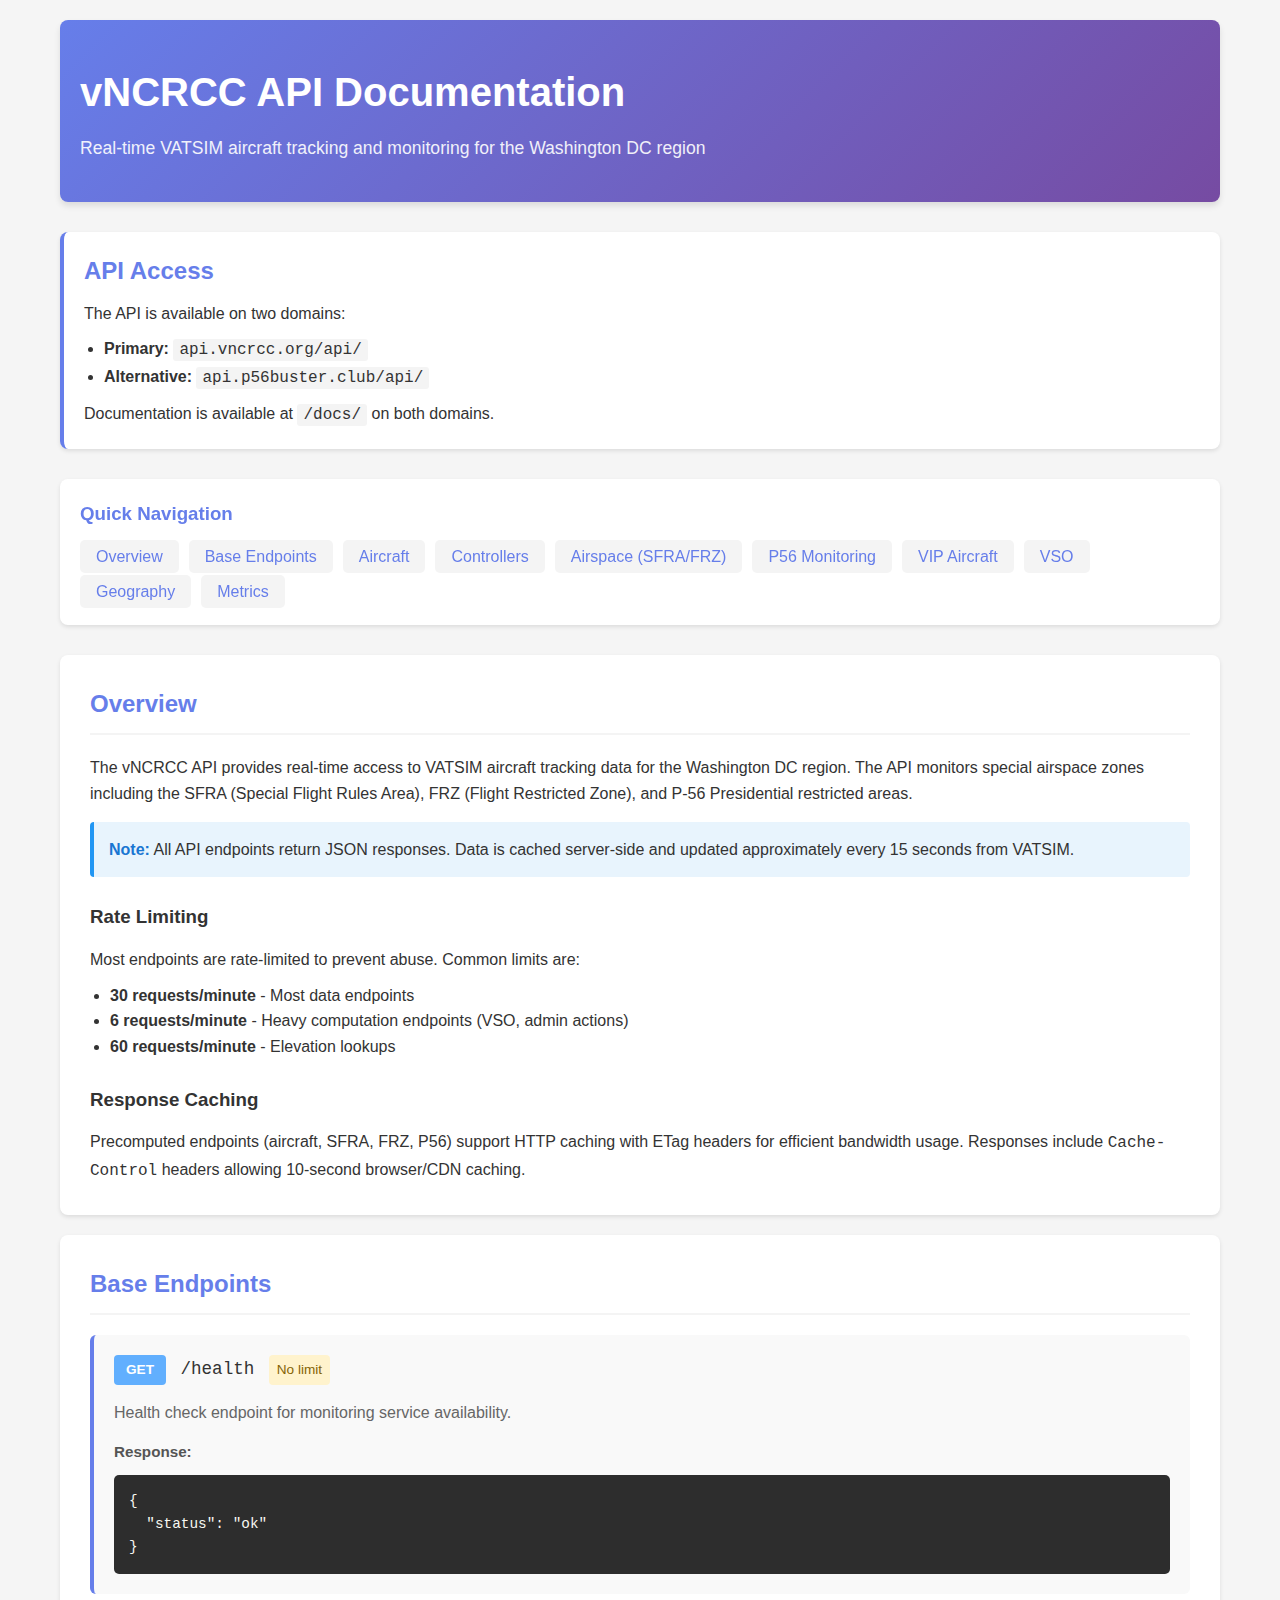
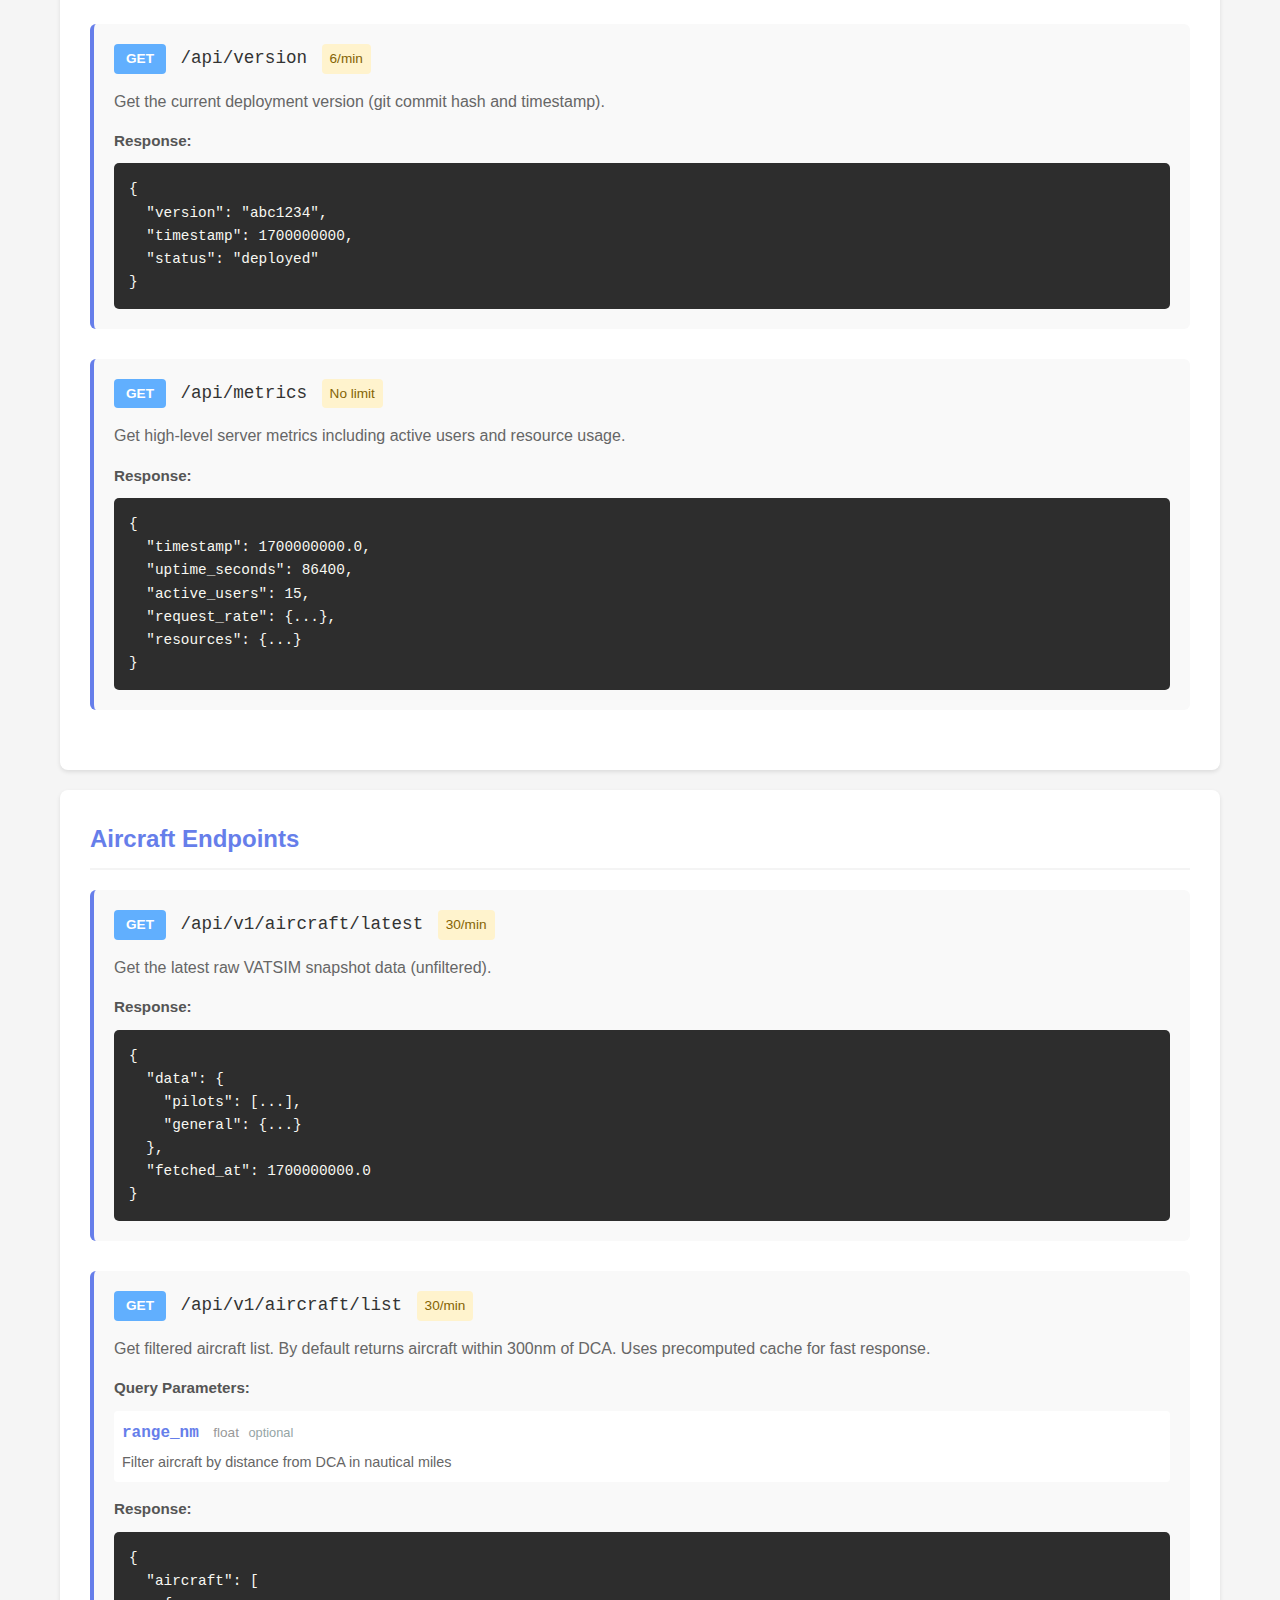
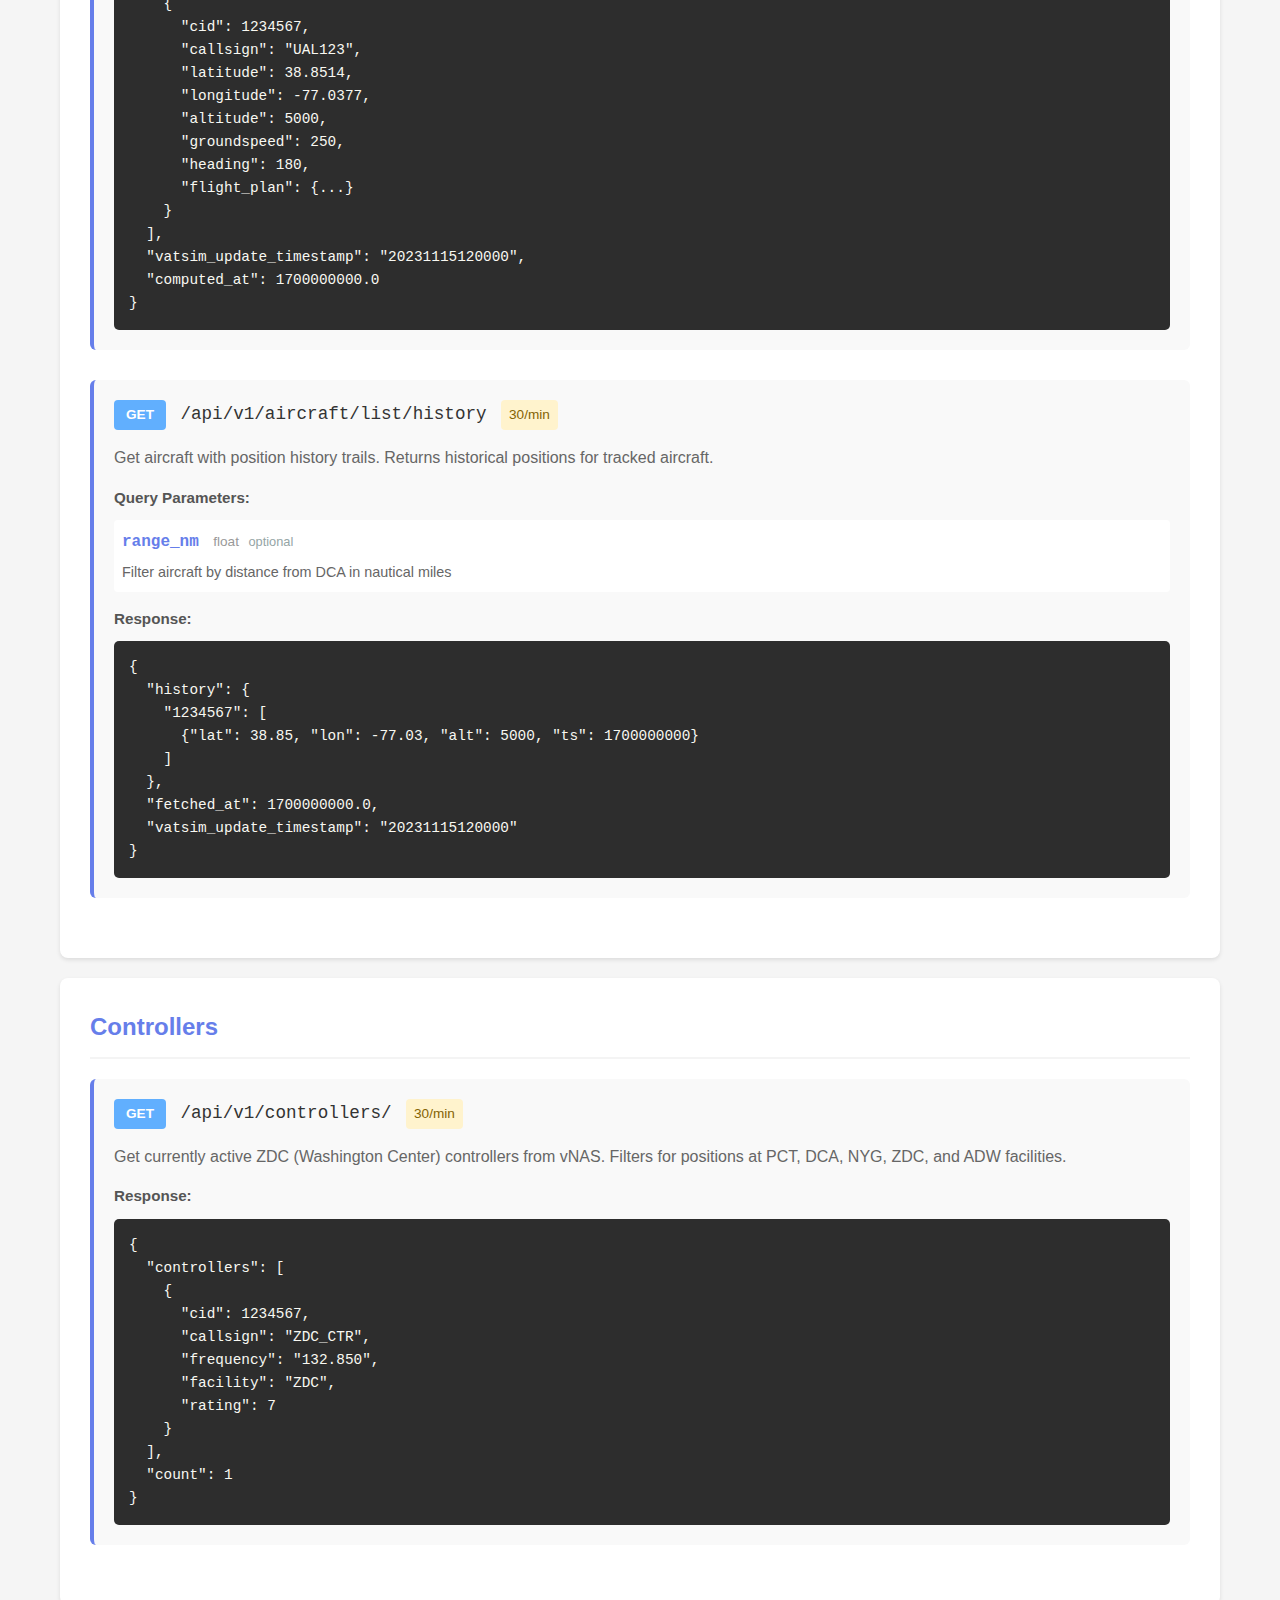
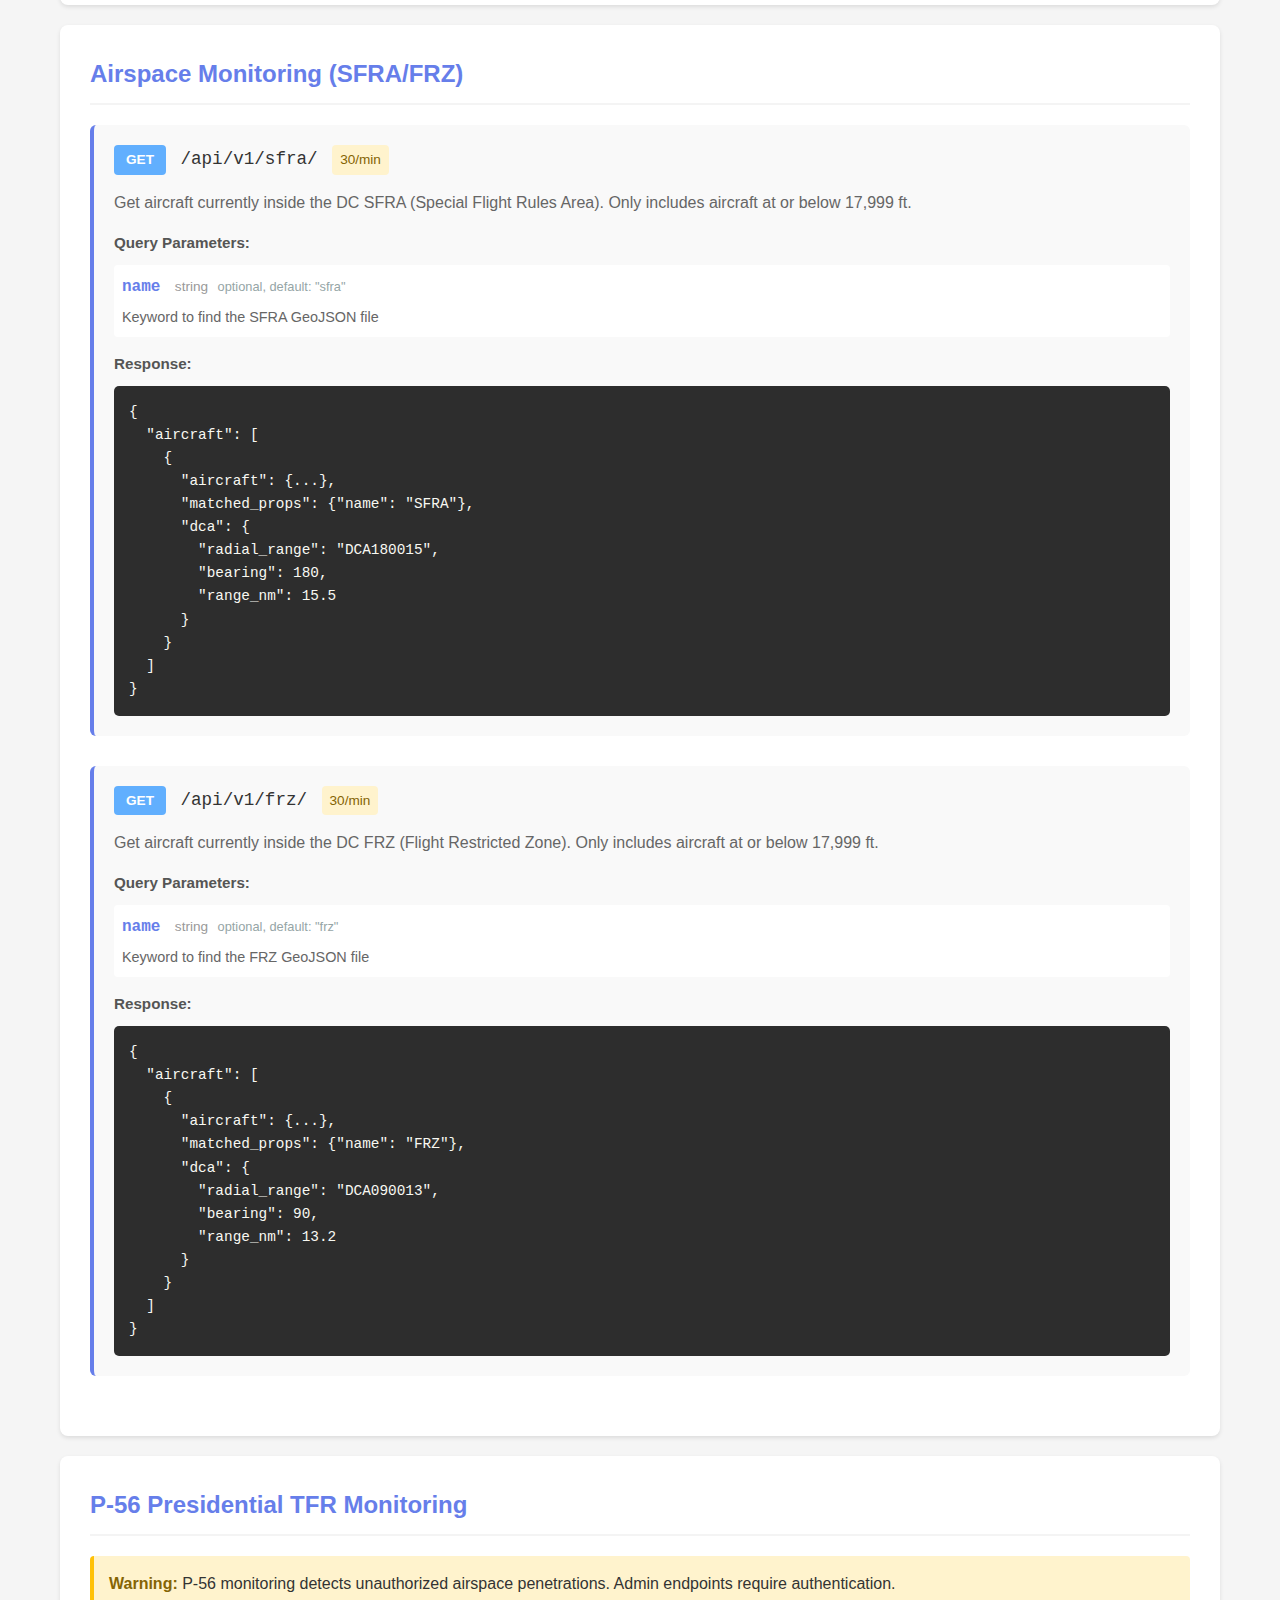
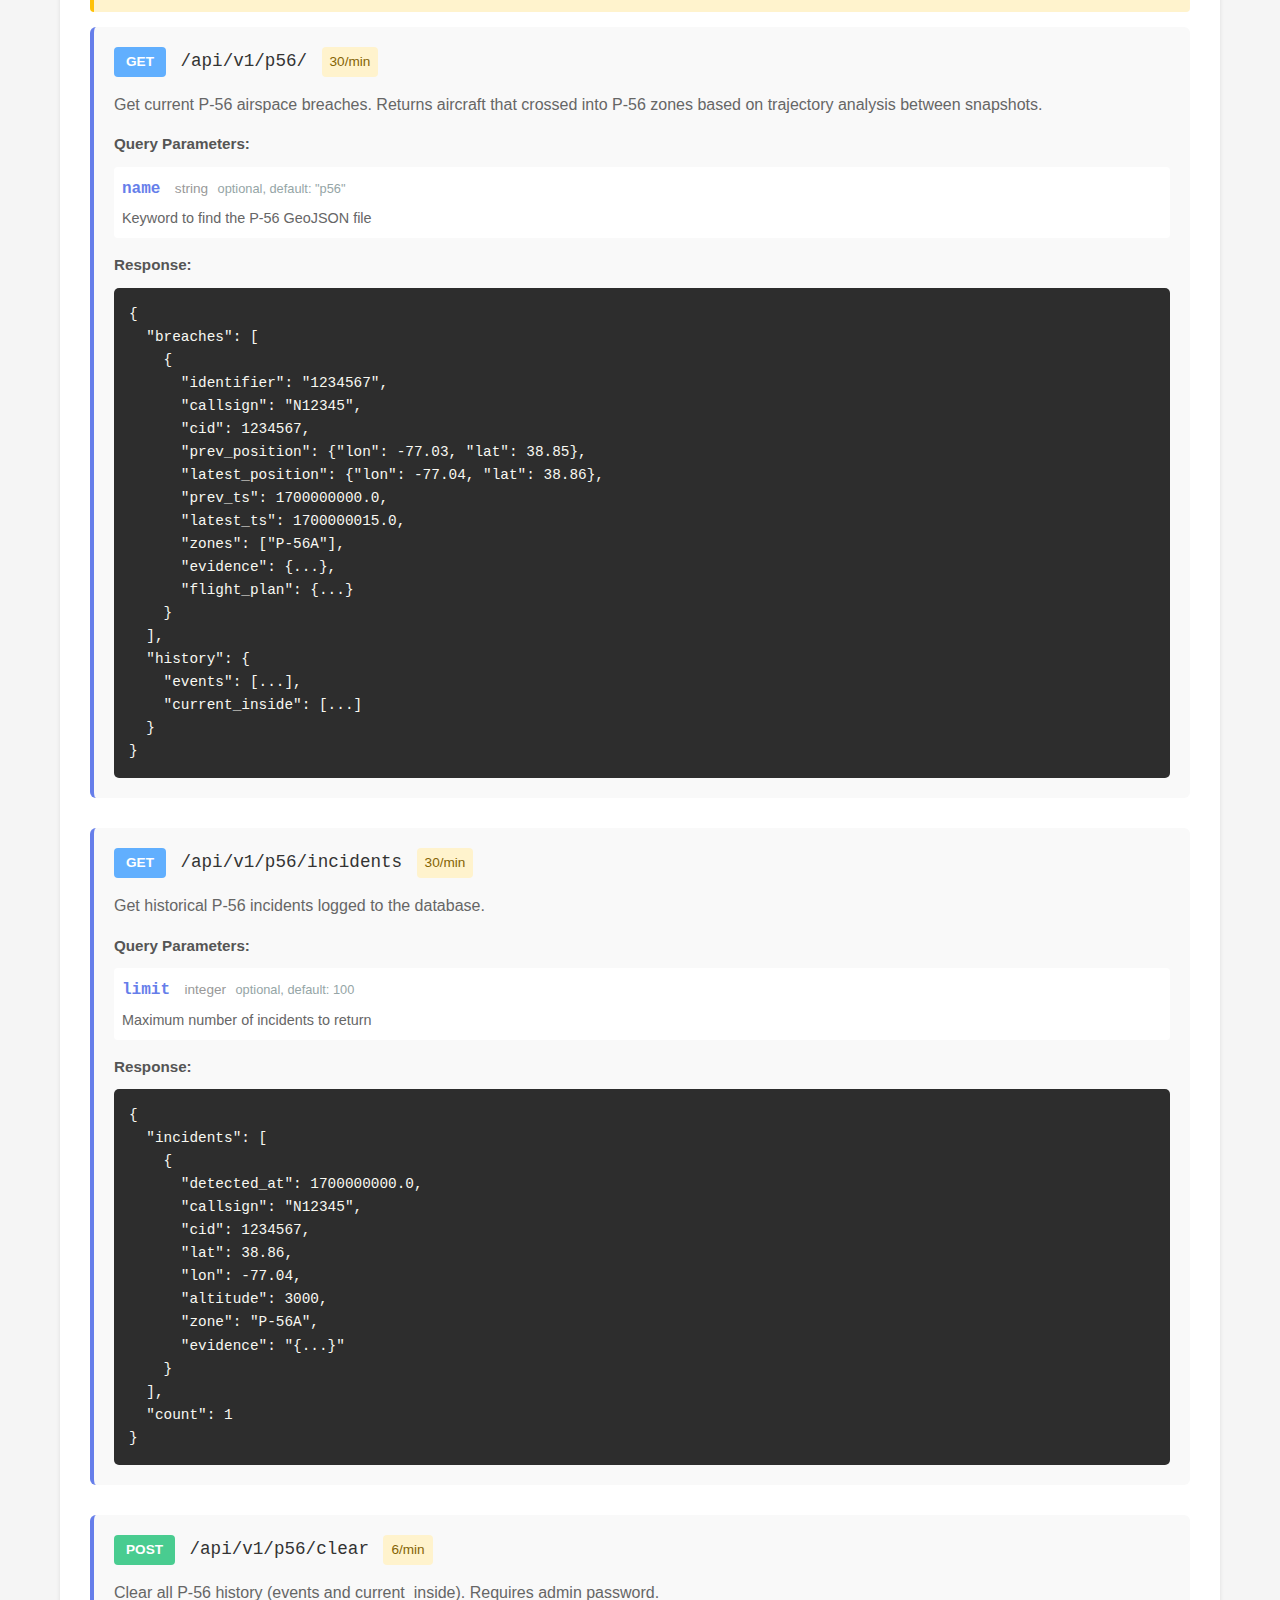
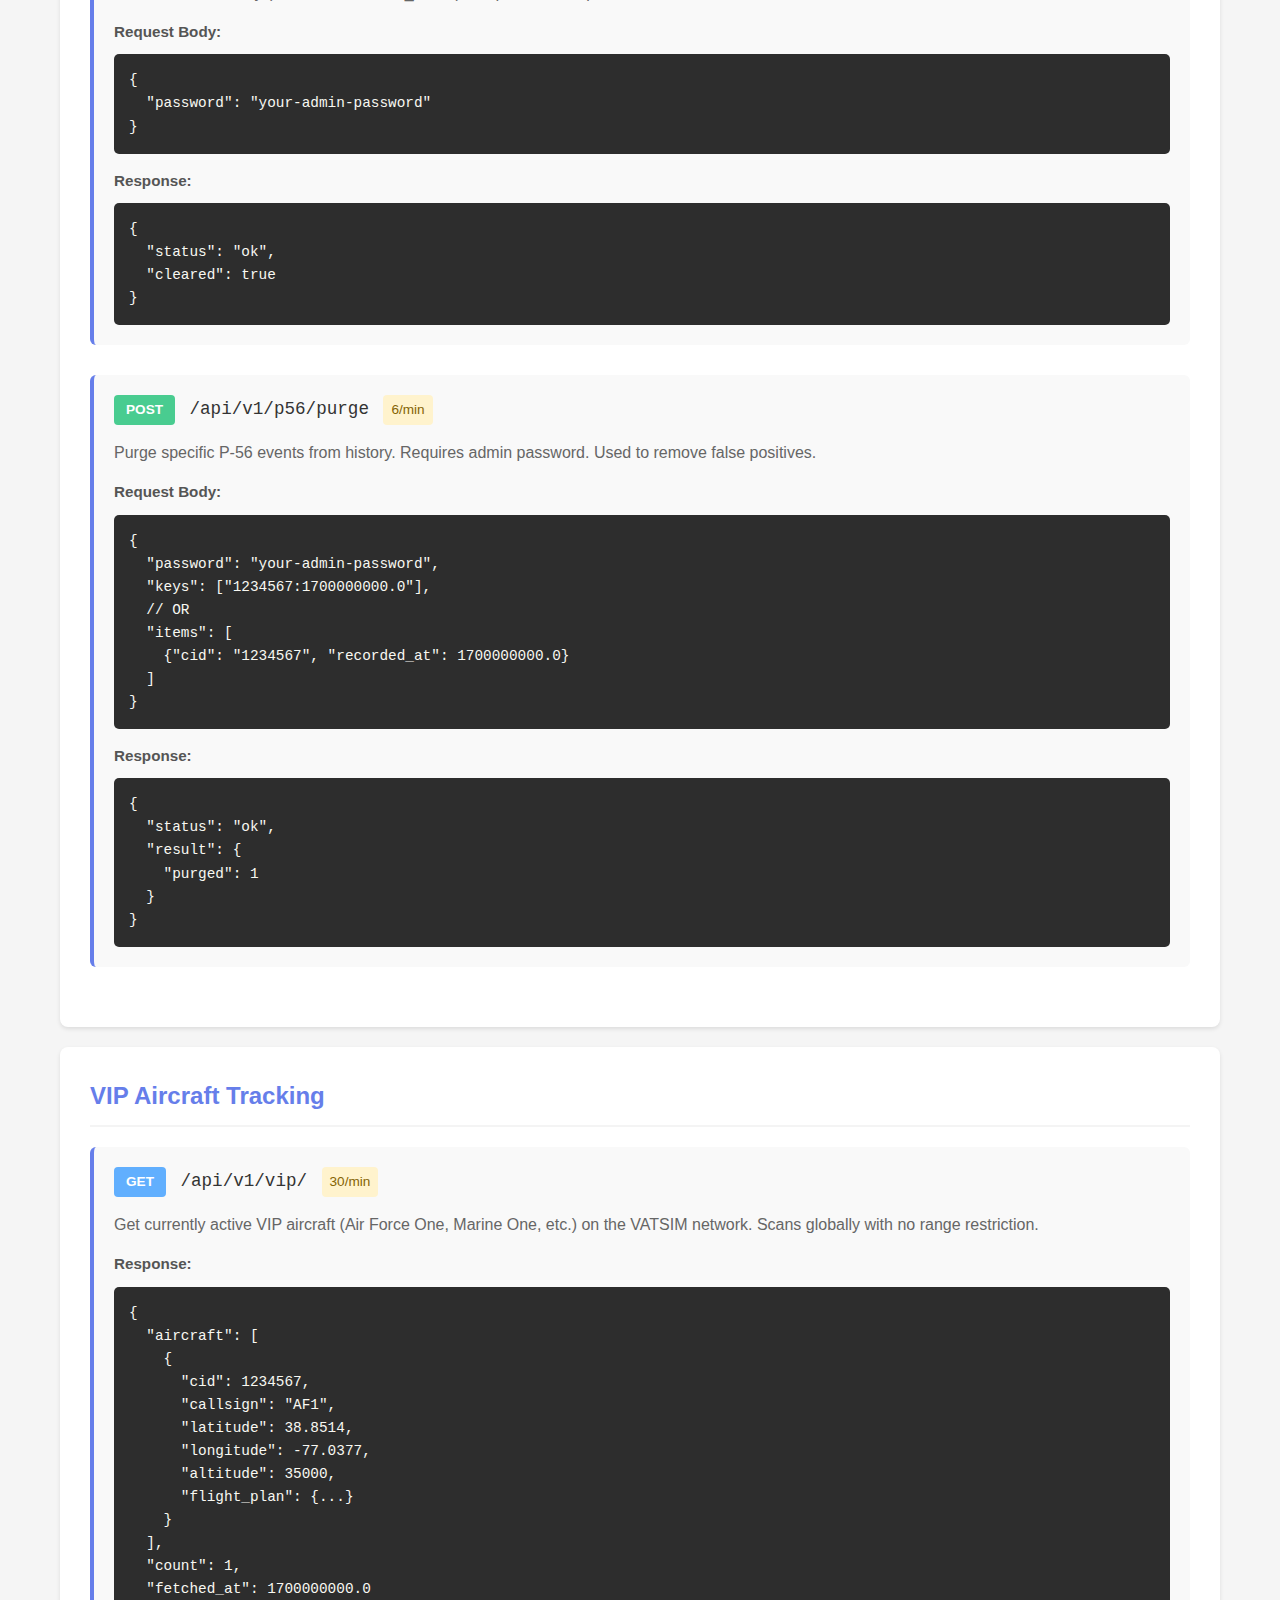
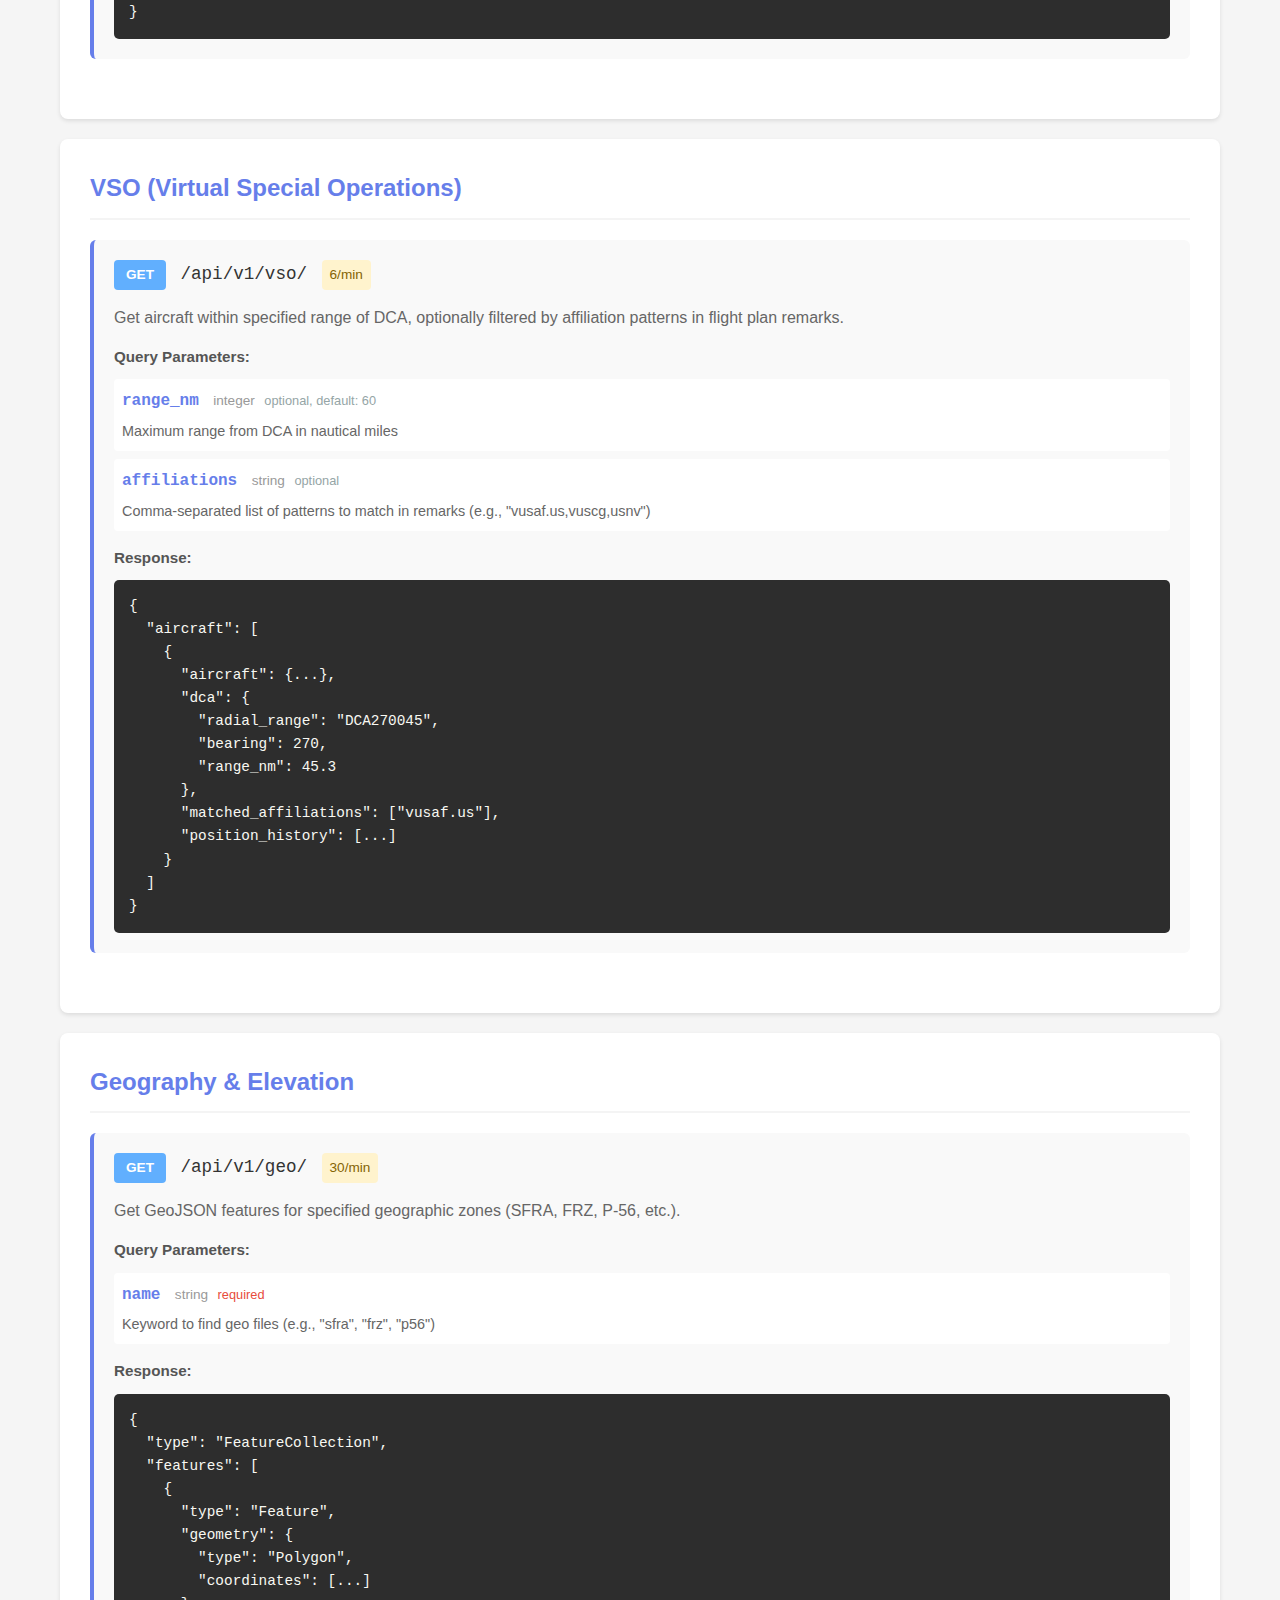
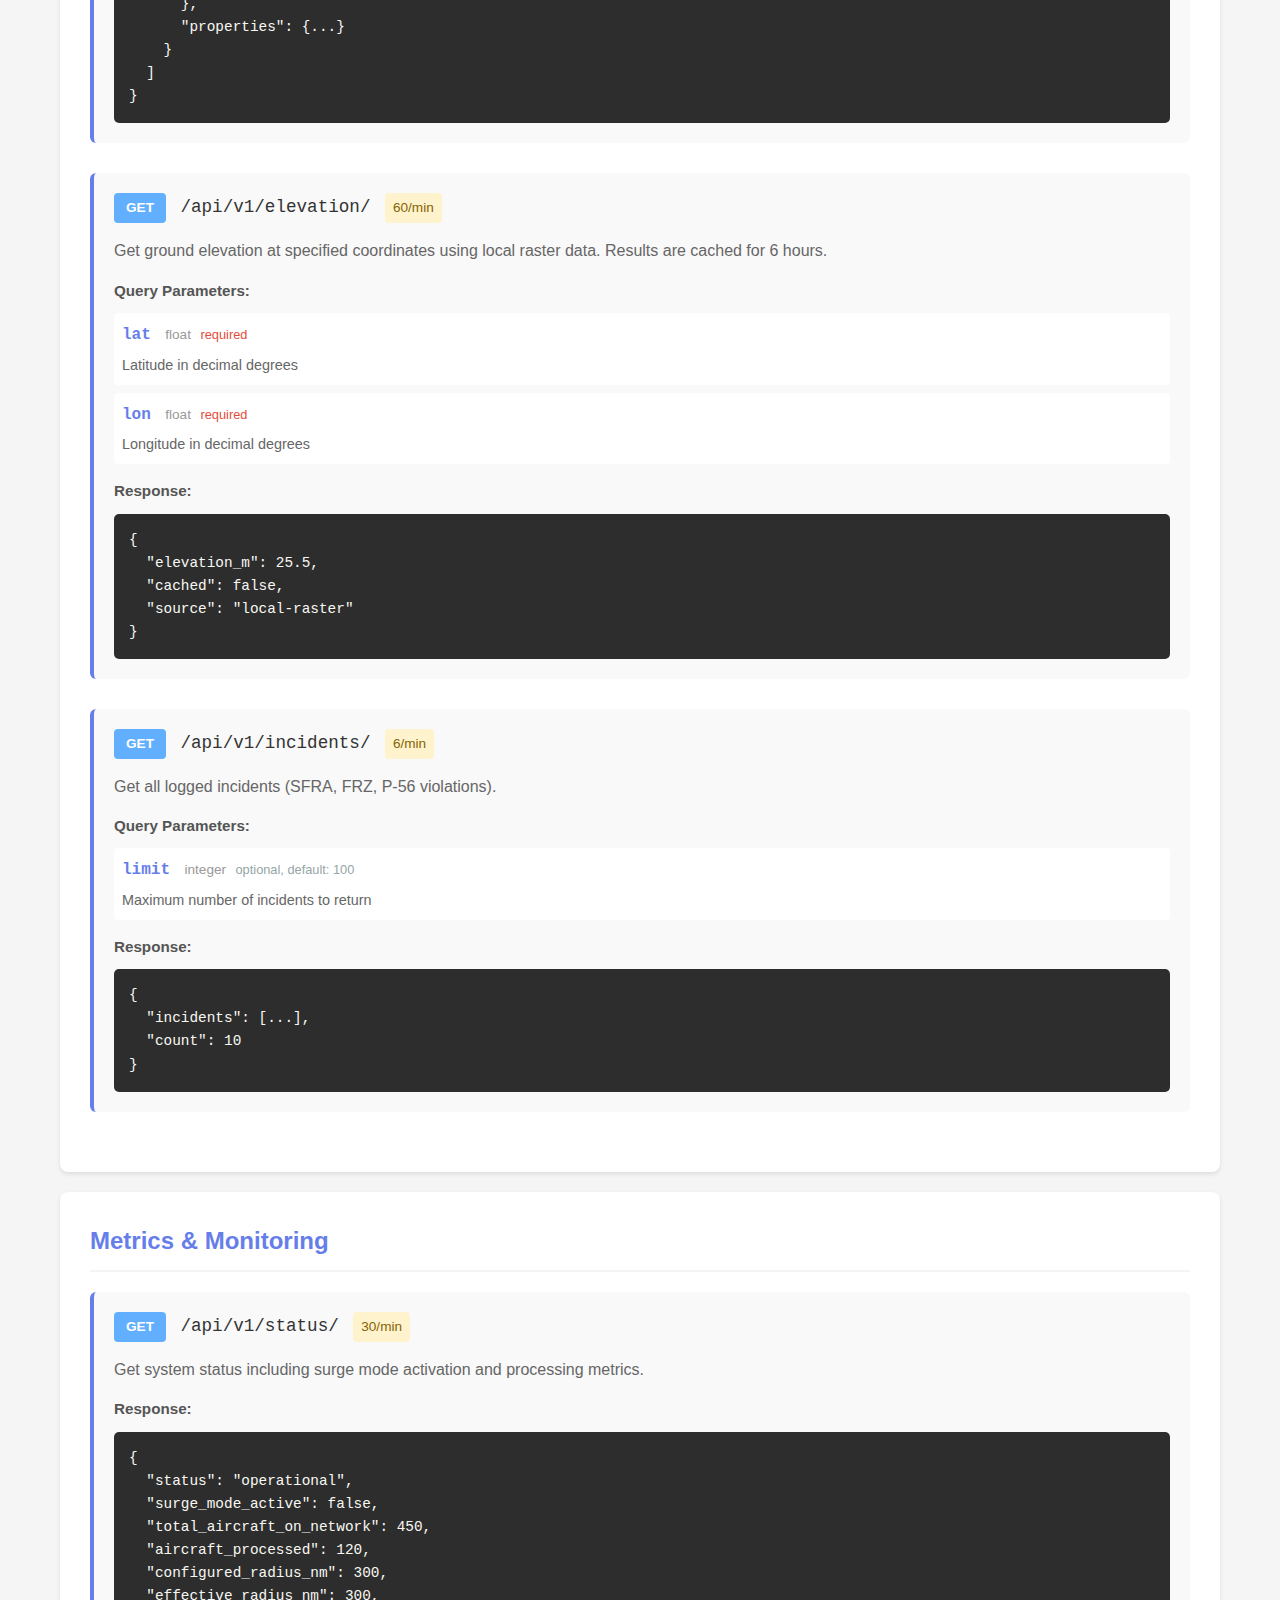
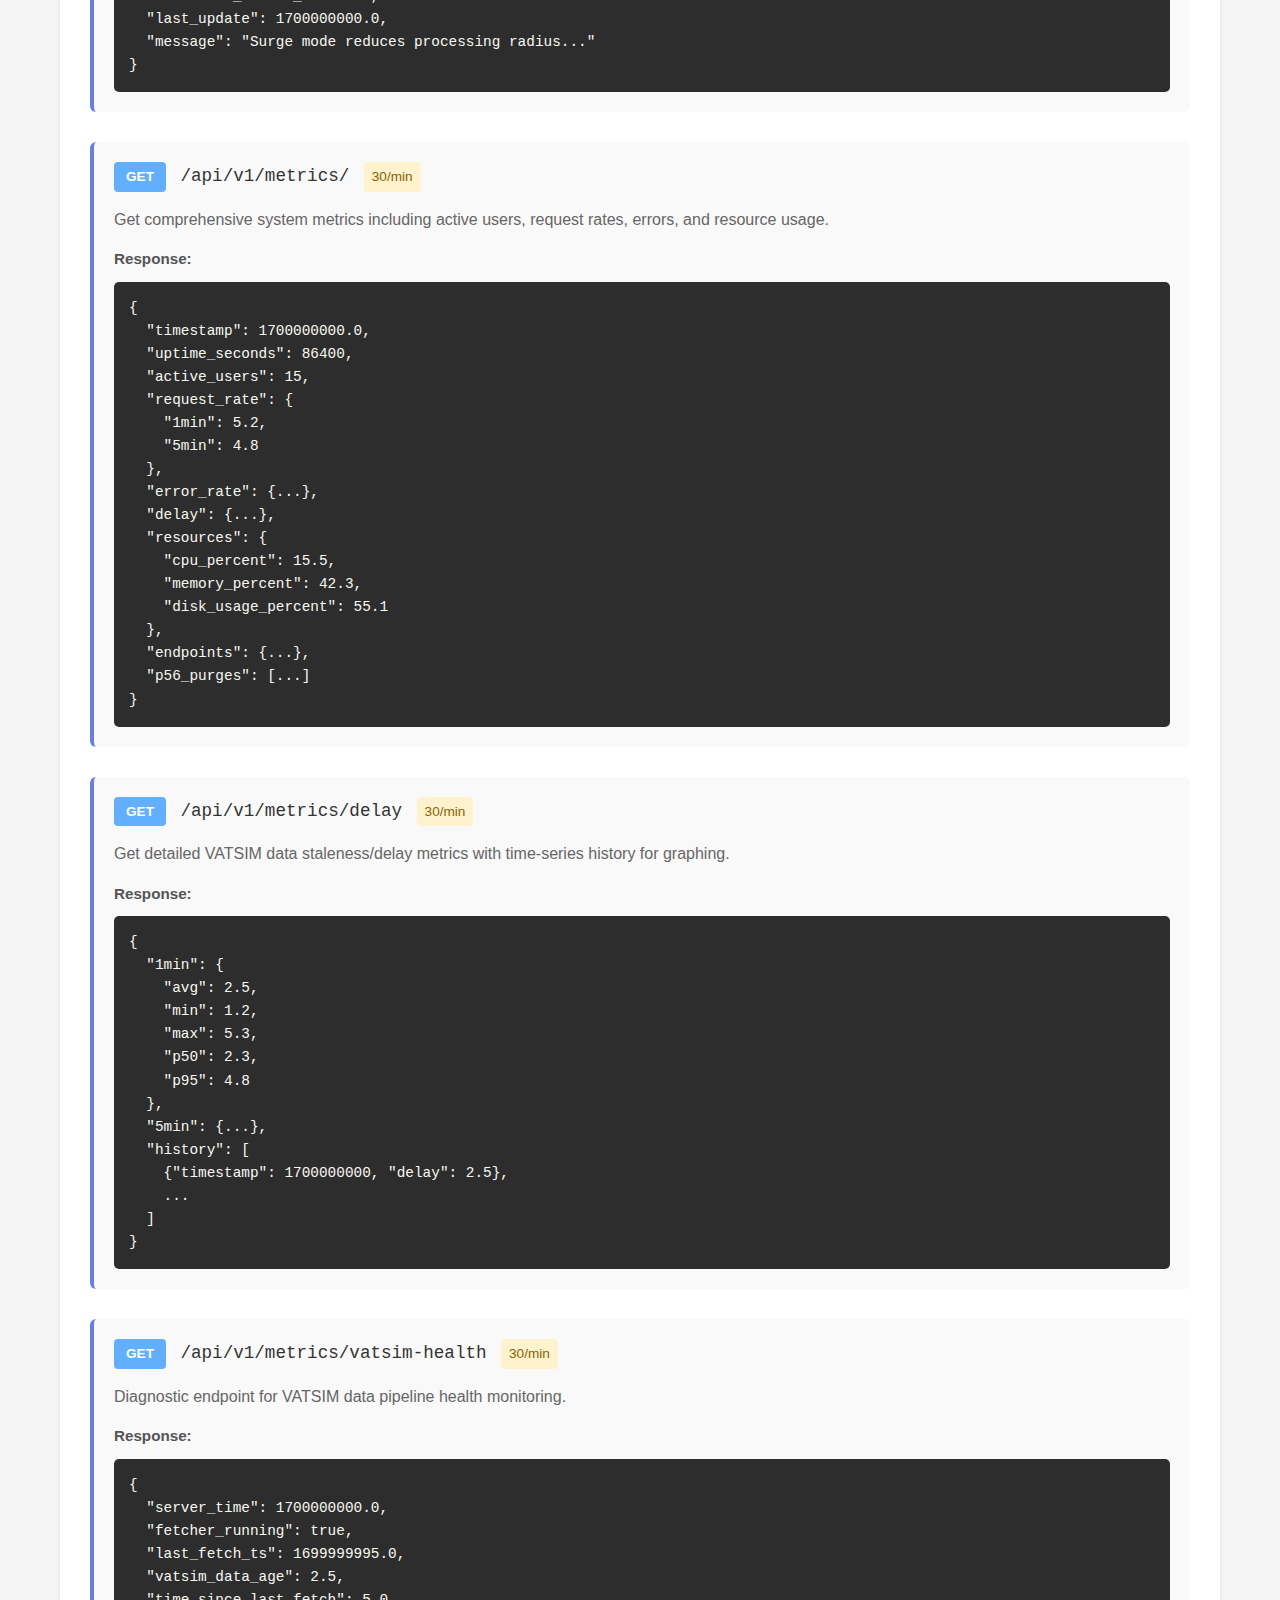
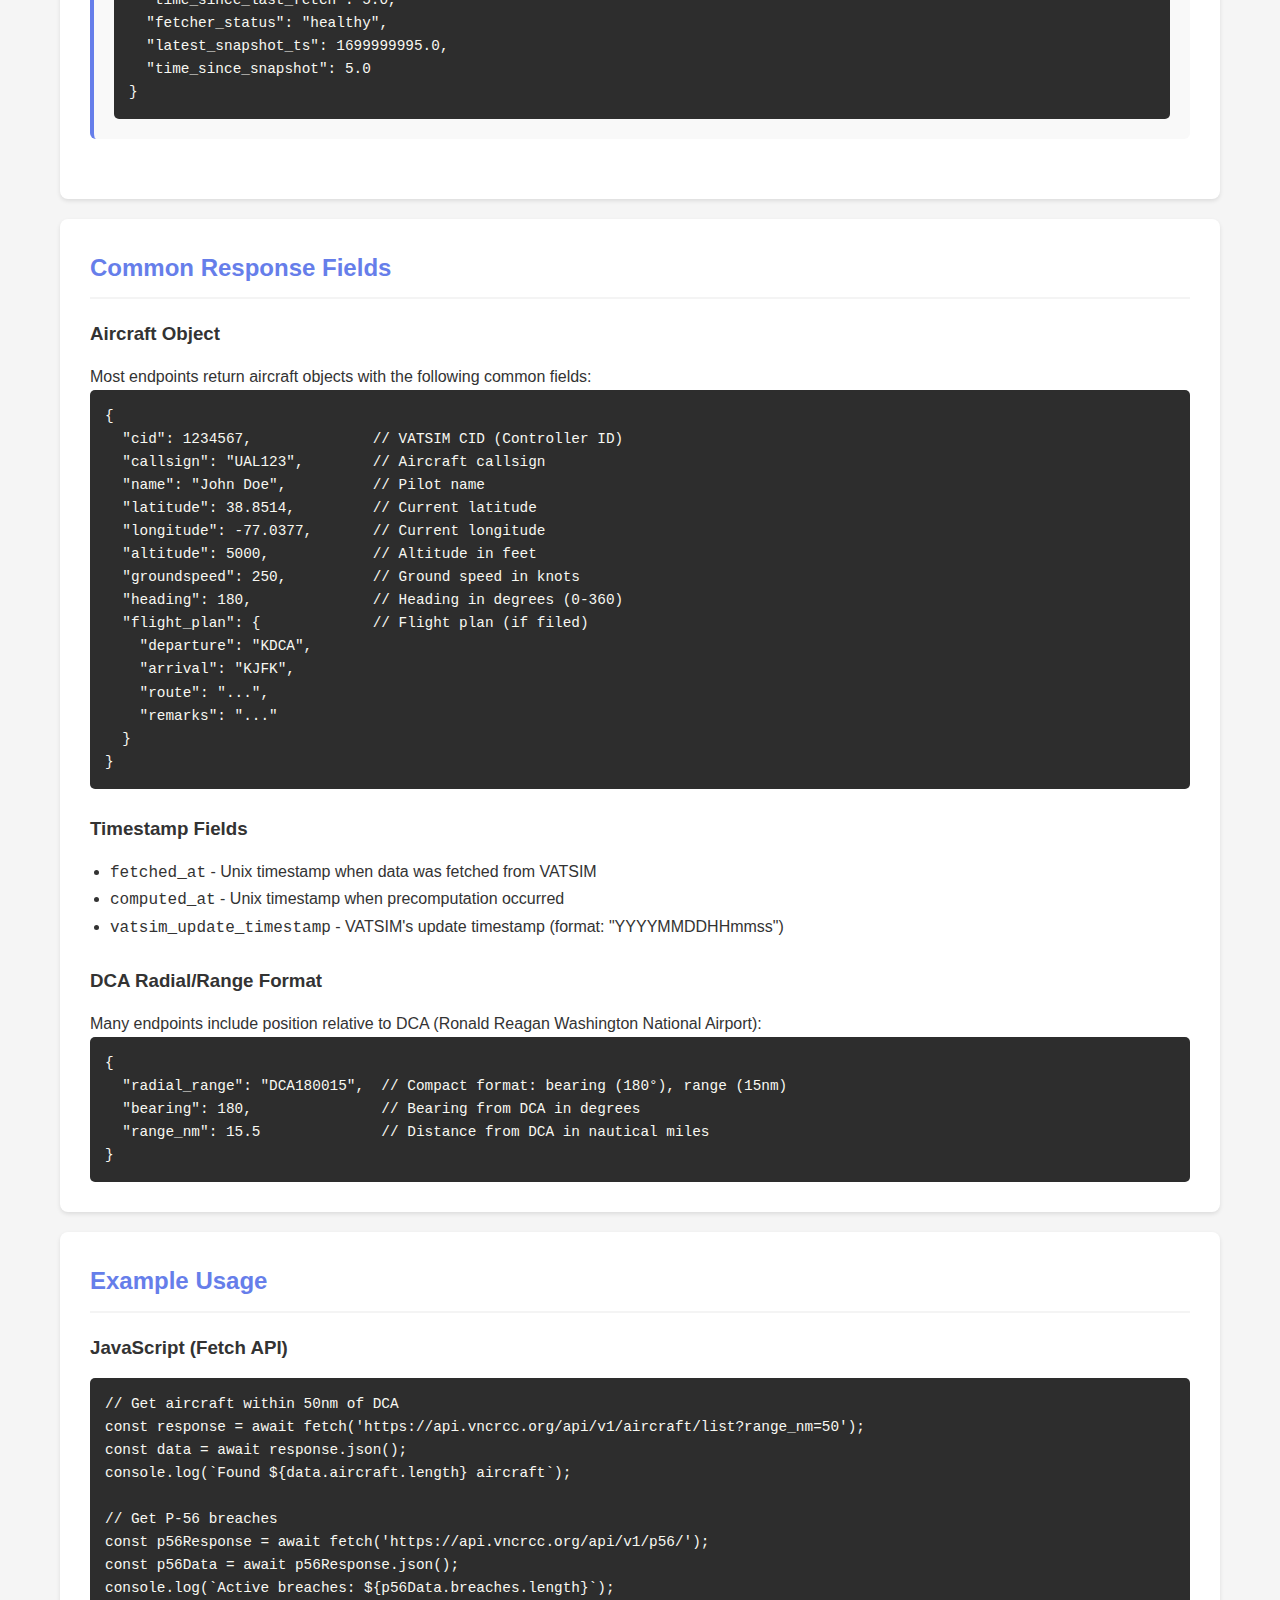
<file: web/docs/index.html>
<!DOCTYPE html>
<html lang="en">
<head>
  <meta charset="UTF-8">
  <meta name="viewport" content="width=device-width, initial-scale=1.0">
  <title>vNCRCC API Documentation</title>
  <style>
    * {
      box-sizing: border-box;
      margin: 0;
      padding: 0;
    }

    body {
      font-family: -apple-system, BlinkMacSystemFont, 'Segoe UI', Roboto, 'Helvetica Neue', Arial, sans-serif;
      line-height: 1.6;
      color: #333;
      background: #f5f5f5;
    }

    .container {
      max-width: 1200px;
      margin: 0 auto;
      padding: 20px;
    }

    header {
      background: linear-gradient(135deg, #667eea 0%, #764ba2 100%);
      color: white;
      padding: 40px 20px;
      margin-bottom: 30px;
      border-radius: 8px;
      box-shadow: 0 4px 6px rgba(0,0,0,0.1);
    }

    header h1 {
      font-size: 2.5rem;
      margin-bottom: 10px;
    }

    header p {
      font-size: 1.1rem;
      opacity: 0.9;
    }

    .domain-info {
      background: white;
      padding: 20px;
      margin-bottom: 30px;
      border-radius: 8px;
      border-left: 4px solid #667eea;
      box-shadow: 0 2px 4px rgba(0,0,0,0.1);
    }

    .domain-info h2 {
      color: #667eea;
      margin-bottom: 10px;
    }

    .domain-info code {
      background: #f4f4f4;
      padding: 2px 6px;
      border-radius: 3px;
      font-family: 'Courier New', monospace;
    }

    nav {
      background: white;
      padding: 20px;
      margin-bottom: 30px;
      border-radius: 8px;
      box-shadow: 0 2px 4px rgba(0,0,0,0.1);
      position: sticky;
      top: 20px;
      z-index: 100;
    }

    nav h3 {
      margin-bottom: 15px;
      color: #667eea;
    }

    nav ul {
      list-style: none;
      display: flex;
      flex-wrap: wrap;
      gap: 10px;
    }

    nav a {
      color: #667eea;
      text-decoration: none;
      padding: 8px 16px;
      background: #f4f4f4;
      border-radius: 5px;
      transition: all 0.2s;
    }

    nav a:hover {
      background: #667eea;
      color: white;
    }

    .section {
      background: white;
      padding: 30px;
      margin-bottom: 20px;
      border-radius: 8px;
      box-shadow: 0 2px 4px rgba(0,0,0,0.1);
    }

    .section h2 {
      color: #667eea;
      margin-bottom: 20px;
      padding-bottom: 10px;
      border-bottom: 2px solid #f4f4f4;
    }

    .endpoint {
      margin-bottom: 30px;
      padding: 20px;
      background: #f9f9f9;
      border-radius: 6px;
      border-left: 4px solid #667eea;
    }

    .endpoint-header {
      margin-bottom: 15px;
    }

    .method {
      display: inline-block;
      padding: 4px 12px;
      border-radius: 4px;
      font-weight: bold;
      margin-right: 10px;
      font-size: 0.85rem;
    }

    .method.get {
      background: #61affe;
      color: white;
    }

    .method.post {
      background: #49cc90;
      color: white;
    }

    .path {
      font-family: 'Courier New', monospace;
      font-size: 1.1rem;
      color: #333;
    }

    .description {
      margin: 15px 0;
      color: #666;
    }

    .params, .response {
      margin-top: 15px;
    }

    .params h4, .response h4 {
      color: #555;
      margin-bottom: 10px;
      font-size: 0.95rem;
    }

    .param {
      margin: 8px 0;
      padding: 8px;
      background: white;
      border-radius: 4px;
    }

    .param-name {
      font-family: 'Courier New', monospace;
      color: #667eea;
      font-weight: bold;
    }

    .param-type {
      color: #999;
      font-size: 0.85rem;
      margin-left: 10px;
    }

    .param-desc {
      margin-top: 5px;
      color: #666;
      font-size: 0.9rem;
    }

    .required {
      color: #e74c3c;
      font-size: 0.8rem;
      margin-left: 5px;
    }

    .optional {
      color: #95a5a6;
      font-size: 0.8rem;
      margin-left: 5px;
    }

    pre {
      background: #2d2d2d;
      color: #f8f8f2;
      padding: 15px;
      border-radius: 5px;
      overflow-x: auto;
      font-size: 0.9rem;
    }

    code {
      font-family: 'Courier New', monospace;
    }

    .rate-limit {
      display: inline-block;
      background: #fff3cd;
      color: #856404;
      padding: 4px 8px;
      border-radius: 4px;
      font-size: 0.85rem;
      margin-left: 10px;
    }

    .note {
      background: #e8f4fd;
      border-left: 4px solid #2196F3;
      padding: 15px;
      margin: 15px 0;
      border-radius: 4px;
    }

    .note strong {
      color: #1976D2;
    }

    .warning {
      background: #fff3cd;
      border-left: 4px solid #ffc107;
      padding: 15px;
      margin: 15px 0;
      border-radius: 4px;
    }

    .warning strong {
      color: #856404;
    }

    footer {
      text-align: center;
      padding: 20px;
      color: #666;
      margin-top: 40px;
    }

    @media (max-width: 768px) {
      header h1 {
        font-size: 1.8rem;
      }

      nav ul {
        flex-direction: column;
      }

      .container {
        padding: 10px;
      }

      .section {
        padding: 20px;
      }
    }
  </style>
</head>
<body>
  <div class="container">
    <header>
      <h1>vNCRCC API Documentation</h1>
      <p>Real-time VATSIM aircraft tracking and monitoring for the Washington DC region</p>
    </header>

    <div class="domain-info">
      <h2>API Access</h2>
      <p>The API is available on two domains:</p>
      <ul style="margin-top: 10px; margin-left: 20px;">
        <li><strong>Primary:</strong> <code>api.vncrcc.org/api/</code></li>
        <li><strong>Alternative:</strong> <code>api.p56buster.club/api/</code></li>
      </ul>
      <p style="margin-top: 10px;">Documentation is available at <code>/docs/</code> on both domains.</p>
    </div>

    <nav>
      <h3>Quick Navigation</h3>
      <ul>
        <li><a href="#overview">Overview</a></li>
        <li><a href="#base">Base Endpoints</a></li>
        <li><a href="#aircraft">Aircraft</a></li>
        <li><a href="#controllers">Controllers</a></li>
        <li><a href="#airspace">Airspace (SFRA/FRZ)</a></li>
        <li><a href="#p56">P56 Monitoring</a></li>
        <li><a href="#vip">VIP Aircraft</a></li>
        <li><a href="#vso">VSO</a></li>
        <li><a href="#geo">Geography</a></li>
        <li><a href="#metrics">Metrics</a></li>
      </ul>
    </nav>

    <section id="overview" class="section">
      <h2>Overview</h2>
      <p>The vNCRCC API provides real-time access to VATSIM aircraft tracking data for the Washington DC region. The API monitors special airspace zones including the SFRA (Special Flight Rules Area), FRZ (Flight Restricted Zone), and P-56 Presidential restricted areas.</p>

      <div class="note">
        <strong>Note:</strong> All API endpoints return JSON responses. Data is cached server-side and updated approximately every 15 seconds from VATSIM.
      </div>

      <h3 style="margin-top: 25px; margin-bottom: 15px;">Rate Limiting</h3>
      <p>Most endpoints are rate-limited to prevent abuse. Common limits are:</p>
      <ul style="margin-left: 20px; margin-top: 10px;">
        <li><strong>30 requests/minute</strong> - Most data endpoints</li>
        <li><strong>6 requests/minute</strong> - Heavy computation endpoints (VSO, admin actions)</li>
        <li><strong>60 requests/minute</strong> - Elevation lookups</li>
      </ul>

      <h3 style="margin-top: 25px; margin-bottom: 15px;">Response Caching</h3>
      <p>Precomputed endpoints (aircraft, SFRA, FRZ, P56) support HTTP caching with ETag headers for efficient bandwidth usage. Responses include <code>Cache-Control</code> headers allowing 10-second browser/CDN caching.</p>
    </section>

    <section id="base" class="section">
      <h2>Base Endpoints</h2>

      <div class="endpoint">
        <div class="endpoint-header">
          <span class="method get">GET</span>
          <span class="path">/health</span>
          <span class="rate-limit">No limit</span>
        </div>
        <div class="description">
          Health check endpoint for monitoring service availability.
        </div>
        <div class="response">
          <h4>Response:</h4>
          <pre><code>{
  "status": "ok"
}</code></pre>
        </div>
      </div>

      <div class="endpoint">
        <div class="endpoint-header">
          <span class="method get">GET</span>
          <span class="path">/api/version</span>
          <span class="rate-limit">6/min</span>
        </div>
        <div class="description">
          Get the current deployment version (git commit hash and timestamp).
        </div>
        <div class="response">
          <h4>Response:</h4>
          <pre><code>{
  "version": "abc1234",
  "timestamp": 1700000000,
  "status": "deployed"
}</code></pre>
        </div>
      </div>

      <div class="endpoint">
        <div class="endpoint-header">
          <span class="method get">GET</span>
          <span class="path">/api/metrics</span>
          <span class="rate-limit">No limit</span>
        </div>
        <div class="description">
          Get high-level server metrics including active users and resource usage.
        </div>
        <div class="response">
          <h4>Response:</h4>
          <pre><code>{
  "timestamp": 1700000000.0,
  "uptime_seconds": 86400,
  "active_users": 15,
  "request_rate": {...},
  "resources": {...}
}</code></pre>
        </div>
      </div>
    </section>

    <section id="aircraft" class="section">
      <h2>Aircraft Endpoints</h2>

      <div class="endpoint">
        <div class="endpoint-header">
          <span class="method get">GET</span>
          <span class="path">/api/v1/aircraft/latest</span>
          <span class="rate-limit">30/min</span>
        </div>
        <div class="description">
          Get the latest raw VATSIM snapshot data (unfiltered).
        </div>
        <div class="response">
          <h4>Response:</h4>
          <pre><code>{
  "data": {
    "pilots": [...],
    "general": {...}
  },
  "fetched_at": 1700000000.0
}</code></pre>
        </div>
      </div>

      <div class="endpoint">
        <div class="endpoint-header">
          <span class="method get">GET</span>
          <span class="path">/api/v1/aircraft/list</span>
          <span class="rate-limit">30/min</span>
        </div>
        <div class="description">
          Get filtered aircraft list. By default returns aircraft within 300nm of DCA. Uses precomputed cache for fast response.
        </div>
        <div class="params">
          <h4>Query Parameters:</h4>
          <div class="param">
            <span class="param-name">range_nm</span>
            <span class="param-type">float</span>
            <span class="optional">optional</span>
            <div class="param-desc">Filter aircraft by distance from DCA in nautical miles</div>
          </div>
        </div>
        <div class="response">
          <h4>Response:</h4>
          <pre><code>{
  "aircraft": [
    {
      "cid": 1234567,
      "callsign": "UAL123",
      "latitude": 38.8514,
      "longitude": -77.0377,
      "altitude": 5000,
      "groundspeed": 250,
      "heading": 180,
      "flight_plan": {...}
    }
  ],
  "vatsim_update_timestamp": "20231115120000",
  "computed_at": 1700000000.0
}</code></pre>
        </div>
      </div>

      <div class="endpoint">
        <div class="endpoint-header">
          <span class="method get">GET</span>
          <span class="path">/api/v1/aircraft/list/history</span>
          <span class="rate-limit">30/min</span>
        </div>
        <div class="description">
          Get aircraft with position history trails. Returns historical positions for tracked aircraft.
        </div>
        <div class="params">
          <h4>Query Parameters:</h4>
          <div class="param">
            <span class="param-name">range_nm</span>
            <span class="param-type">float</span>
            <span class="optional">optional</span>
            <div class="param-desc">Filter aircraft by distance from DCA in nautical miles</div>
          </div>
        </div>
        <div class="response">
          <h4>Response:</h4>
          <pre><code>{
  "history": {
    "1234567": [
      {"lat": 38.85, "lon": -77.03, "alt": 5000, "ts": 1700000000}
    ]
  },
  "fetched_at": 1700000000.0,
  "vatsim_update_timestamp": "20231115120000"
}</code></pre>
        </div>
      </div>
    </section>

    <section id="controllers" class="section">
      <h2>Controllers</h2>

      <div class="endpoint">
        <div class="endpoint-header">
          <span class="method get">GET</span>
          <span class="path">/api/v1/controllers/</span>
          <span class="rate-limit">30/min</span>
        </div>
        <div class="description">
          Get currently active ZDC (Washington Center) controllers from vNAS. Filters for positions at PCT, DCA, NYG, ZDC, and ADW facilities.
        </div>
        <div class="response">
          <h4>Response:</h4>
          <pre><code>{
  "controllers": [
    {
      "cid": 1234567,
      "callsign": "ZDC_CTR",
      "frequency": "132.850",
      "facility": "ZDC",
      "rating": 7
    }
  ],
  "count": 1
}</code></pre>
        </div>
      </div>
    </section>

    <section id="airspace" class="section">
      <h2>Airspace Monitoring (SFRA/FRZ)</h2>

      <div class="endpoint">
        <div class="endpoint-header">
          <span class="method get">GET</span>
          <span class="path">/api/v1/sfra/</span>
          <span class="rate-limit">30/min</span>
        </div>
        <div class="description">
          Get aircraft currently inside the DC SFRA (Special Flight Rules Area). Only includes aircraft at or below 17,999 ft.
        </div>
        <div class="params">
          <h4>Query Parameters:</h4>
          <div class="param">
            <span class="param-name">name</span>
            <span class="param-type">string</span>
            <span class="optional">optional, default: "sfra"</span>
            <div class="param-desc">Keyword to find the SFRA GeoJSON file</div>
          </div>
        </div>
        <div class="response">
          <h4>Response:</h4>
          <pre><code>{
  "aircraft": [
    {
      "aircraft": {...},
      "matched_props": {"name": "SFRA"},
      "dca": {
        "radial_range": "DCA180015",
        "bearing": 180,
        "range_nm": 15.5
      }
    }
  ]
}</code></pre>
        </div>
      </div>

      <div class="endpoint">
        <div class="endpoint-header">
          <span class="method get">GET</span>
          <span class="path">/api/v1/frz/</span>
          <span class="rate-limit">30/min</span>
        </div>
        <div class="description">
          Get aircraft currently inside the DC FRZ (Flight Restricted Zone). Only includes aircraft at or below 17,999 ft.
        </div>
        <div class="params">
          <h4>Query Parameters:</h4>
          <div class="param">
            <span class="param-name">name</span>
            <span class="param-type">string</span>
            <span class="optional">optional, default: "frz"</span>
            <div class="param-desc">Keyword to find the FRZ GeoJSON file</div>
          </div>
        </div>
        <div class="response">
          <h4>Response:</h4>
          <pre><code>{
  "aircraft": [
    {
      "aircraft": {...},
      "matched_props": {"name": "FRZ"},
      "dca": {
        "radial_range": "DCA090013",
        "bearing": 90,
        "range_nm": 13.2
      }
    }
  ]
}</code></pre>
        </div>
      </div>
    </section>

    <section id="p56" class="section">
      <h2>P-56 Presidential TFR Monitoring</h2>

      <div class="warning">
        <strong>Warning:</strong> P-56 monitoring detects unauthorized airspace penetrations. Admin endpoints require authentication.
      </div>

      <div class="endpoint">
        <div class="endpoint-header">
          <span class="method get">GET</span>
          <span class="path">/api/v1/p56/</span>
          <span class="rate-limit">30/min</span>
        </div>
        <div class="description">
          Get current P-56 airspace breaches. Returns aircraft that crossed into P-56 zones based on trajectory analysis between snapshots.
        </div>
        <div class="params">
          <h4>Query Parameters:</h4>
          <div class="param">
            <span class="param-name">name</span>
            <span class="param-type">string</span>
            <span class="optional">optional, default: "p56"</span>
            <div class="param-desc">Keyword to find the P-56 GeoJSON file</div>
          </div>
        </div>
        <div class="response">
          <h4>Response:</h4>
          <pre><code>{
  "breaches": [
    {
      "identifier": "1234567",
      "callsign": "N12345",
      "cid": 1234567,
      "prev_position": {"lon": -77.03, "lat": 38.85},
      "latest_position": {"lon": -77.04, "lat": 38.86},
      "prev_ts": 1700000000.0,
      "latest_ts": 1700000015.0,
      "zones": ["P-56A"],
      "evidence": {...},
      "flight_plan": {...}
    }
  ],
  "history": {
    "events": [...],
    "current_inside": [...]
  }
}</code></pre>
        </div>
      </div>

      <div class="endpoint">
        <div class="endpoint-header">
          <span class="method get">GET</span>
          <span class="path">/api/v1/p56/incidents</span>
          <span class="rate-limit">30/min</span>
        </div>
        <div class="description">
          Get historical P-56 incidents logged to the database.
        </div>
        <div class="params">
          <h4>Query Parameters:</h4>
          <div class="param">
            <span class="param-name">limit</span>
            <span class="param-type">integer</span>
            <span class="optional">optional, default: 100</span>
            <div class="param-desc">Maximum number of incidents to return</div>
          </div>
        </div>
        <div class="response">
          <h4>Response:</h4>
          <pre><code>{
  "incidents": [
    {
      "detected_at": 1700000000.0,
      "callsign": "N12345",
      "cid": 1234567,
      "lat": 38.86,
      "lon": -77.04,
      "altitude": 3000,
      "zone": "P-56A",
      "evidence": "{...}"
    }
  ],
  "count": 1
}</code></pre>
        </div>
      </div>

      <div class="endpoint">
        <div class="endpoint-header">
          <span class="method post">POST</span>
          <span class="path">/api/v1/p56/clear</span>
          <span class="rate-limit">6/min</span>
        </div>
        <div class="description">
          Clear all P-56 history (events and current_inside). Requires admin password.
        </div>
        <div class="params">
          <h4>Request Body:</h4>
          <pre><code>{
  "password": "your-admin-password"
}</code></pre>
        </div>
        <div class="response">
          <h4>Response:</h4>
          <pre><code>{
  "status": "ok",
  "cleared": true
}</code></pre>
        </div>
      </div>

      <div class="endpoint">
        <div class="endpoint-header">
          <span class="method post">POST</span>
          <span class="path">/api/v1/p56/purge</span>
          <span class="rate-limit">6/min</span>
        </div>
        <div class="description">
          Purge specific P-56 events from history. Requires admin password. Used to remove false positives.
        </div>
        <div class="params">
          <h4>Request Body:</h4>
          <pre><code>{
  "password": "your-admin-password",
  "keys": ["1234567:1700000000.0"],
  // OR
  "items": [
    {"cid": "1234567", "recorded_at": 1700000000.0}
  ]
}</code></pre>
        </div>
        <div class="response">
          <h4>Response:</h4>
          <pre><code>{
  "status": "ok",
  "result": {
    "purged": 1
  }
}</code></pre>
        </div>
      </div>
    </section>

    <section id="vip" class="section">
      <h2>VIP Aircraft Tracking</h2>

      <div class="endpoint">
        <div class="endpoint-header">
          <span class="method get">GET</span>
          <span class="path">/api/v1/vip/</span>
          <span class="rate-limit">30/min</span>
        </div>
        <div class="description">
          Get currently active VIP aircraft (Air Force One, Marine One, etc.) on the VATSIM network. Scans globally with no range restriction.
        </div>
        <div class="response">
          <h4>Response:</h4>
          <pre><code>{
  "aircraft": [
    {
      "cid": 1234567,
      "callsign": "AF1",
      "latitude": 38.8514,
      "longitude": -77.0377,
      "altitude": 35000,
      "flight_plan": {...}
    }
  ],
  "count": 1,
  "fetched_at": 1700000000.0
}</code></pre>
        </div>
      </div>
    </section>

    <section id="vso" class="section">
      <h2>VSO (Virtual Special Operations)</h2>

      <div class="endpoint">
        <div class="endpoint-header">
          <span class="method get">GET</span>
          <span class="path">/api/v1/vso/</span>
          <span class="rate-limit">6/min</span>
        </div>
        <div class="description">
          Get aircraft within specified range of DCA, optionally filtered by affiliation patterns in flight plan remarks.
        </div>
        <div class="params">
          <h4>Query Parameters:</h4>
          <div class="param">
            <span class="param-name">range_nm</span>
            <span class="param-type">integer</span>
            <span class="optional">optional, default: 60</span>
            <div class="param-desc">Maximum range from DCA in nautical miles</div>
          </div>
          <div class="param">
            <span class="param-name">affiliations</span>
            <span class="param-type">string</span>
            <span class="optional">optional</span>
            <div class="param-desc">Comma-separated list of patterns to match in remarks (e.g., "vusaf.us,vuscg,usnv")</div>
          </div>
        </div>
        <div class="response">
          <h4>Response:</h4>
          <pre><code>{
  "aircraft": [
    {
      "aircraft": {...},
      "dca": {
        "radial_range": "DCA270045",
        "bearing": 270,
        "range_nm": 45.3
      },
      "matched_affiliations": ["vusaf.us"],
      "position_history": [...]
    }
  ]
}</code></pre>
        </div>
      </div>
    </section>

    <section id="geo" class="section">
      <h2>Geography & Elevation</h2>

      <div class="endpoint">
        <div class="endpoint-header">
          <span class="method get">GET</span>
          <span class="path">/api/v1/geo/</span>
          <span class="rate-limit">30/min</span>
        </div>
        <div class="description">
          Get GeoJSON features for specified geographic zones (SFRA, FRZ, P-56, etc.).
        </div>
        <div class="params">
          <h4>Query Parameters:</h4>
          <div class="param">
            <span class="param-name">name</span>
            <span class="param-type">string</span>
            <span class="required">required</span>
            <div class="param-desc">Keyword to find geo files (e.g., "sfra", "frz", "p56")</div>
          </div>
        </div>
        <div class="response">
          <h4>Response:</h4>
          <pre><code>{
  "type": "FeatureCollection",
  "features": [
    {
      "type": "Feature",
      "geometry": {
        "type": "Polygon",
        "coordinates": [...]
      },
      "properties": {...}
    }
  ]
}</code></pre>
        </div>
      </div>

      <div class="endpoint">
        <div class="endpoint-header">
          <span class="method get">GET</span>
          <span class="path">/api/v1/elevation/</span>
          <span class="rate-limit">60/min</span>
        </div>
        <div class="description">
          Get ground elevation at specified coordinates using local raster data. Results are cached for 6 hours.
        </div>
        <div class="params">
          <h4>Query Parameters:</h4>
          <div class="param">
            <span class="param-name">lat</span>
            <span class="param-type">float</span>
            <span class="required">required</span>
            <div class="param-desc">Latitude in decimal degrees</div>
          </div>
          <div class="param">
            <span class="param-name">lon</span>
            <span class="param-type">float</span>
            <span class="required">required</span>
            <div class="param-desc">Longitude in decimal degrees</div>
          </div>
        </div>
        <div class="response">
          <h4>Response:</h4>
          <pre><code>{
  "elevation_m": 25.5,
  "cached": false,
  "source": "local-raster"
}</code></pre>
        </div>
      </div>

      <div class="endpoint">
        <div class="endpoint-header">
          <span class="method get">GET</span>
          <span class="path">/api/v1/incidents/</span>
          <span class="rate-limit">6/min</span>
        </div>
        <div class="description">
          Get all logged incidents (SFRA, FRZ, P-56 violations).
        </div>
        <div class="params">
          <h4>Query Parameters:</h4>
          <div class="param">
            <span class="param-name">limit</span>
            <span class="param-type">integer</span>
            <span class="optional">optional, default: 100</span>
            <div class="param-desc">Maximum number of incidents to return</div>
          </div>
        </div>
        <div class="response">
          <h4>Response:</h4>
          <pre><code>{
  "incidents": [...],
  "count": 10
}</code></pre>
        </div>
      </div>
    </section>

    <section id="metrics" class="section">
      <h2>Metrics & Monitoring</h2>

      <div class="endpoint">
        <div class="endpoint-header">
          <span class="method get">GET</span>
          <span class="path">/api/v1/status/</span>
          <span class="rate-limit">30/min</span>
        </div>
        <div class="description">
          Get system status including surge mode activation and processing metrics.
        </div>
        <div class="response">
          <h4>Response:</h4>
          <pre><code>{
  "status": "operational",
  "surge_mode_active": false,
  "total_aircraft_on_network": 450,
  "aircraft_processed": 120,
  "configured_radius_nm": 300,
  "effective_radius_nm": 300,
  "last_update": 1700000000.0,
  "message": "Surge mode reduces processing radius..."
}</code></pre>
        </div>
      </div>

      <div class="endpoint">
        <div class="endpoint-header">
          <span class="method get">GET</span>
          <span class="path">/api/v1/metrics/</span>
          <span class="rate-limit">30/min</span>
        </div>
        <div class="description">
          Get comprehensive system metrics including active users, request rates, errors, and resource usage.
        </div>
        <div class="response">
          <h4>Response:</h4>
          <pre><code>{
  "timestamp": 1700000000.0,
  "uptime_seconds": 86400,
  "active_users": 15,
  "request_rate": {
    "1min": 5.2,
    "5min": 4.8
  },
  "error_rate": {...},
  "delay": {...},
  "resources": {
    "cpu_percent": 15.5,
    "memory_percent": 42.3,
    "disk_usage_percent": 55.1
  },
  "endpoints": {...},
  "p56_purges": [...]
}</code></pre>
        </div>
      </div>

      <div class="endpoint">
        <div class="endpoint-header">
          <span class="method get">GET</span>
          <span class="path">/api/v1/metrics/delay</span>
          <span class="rate-limit">30/min</span>
        </div>
        <div class="description">
          Get detailed VATSIM data staleness/delay metrics with time-series history for graphing.
        </div>
        <div class="response">
          <h4>Response:</h4>
          <pre><code>{
  "1min": {
    "avg": 2.5,
    "min": 1.2,
    "max": 5.3,
    "p50": 2.3,
    "p95": 4.8
  },
  "5min": {...},
  "history": [
    {"timestamp": 1700000000, "delay": 2.5},
    ...
  ]
}</code></pre>
        </div>
      </div>

      <div class="endpoint">
        <div class="endpoint-header">
          <span class="method get">GET</span>
          <span class="path">/api/v1/metrics/vatsim-health</span>
          <span class="rate-limit">30/min</span>
        </div>
        <div class="description">
          Diagnostic endpoint for VATSIM data pipeline health monitoring.
        </div>
        <div class="response">
          <h4>Response:</h4>
          <pre><code>{
  "server_time": 1700000000.0,
  "fetcher_running": true,
  "last_fetch_ts": 1699999995.0,
  "vatsim_data_age": 2.5,
  "time_since_last_fetch": 5.0,
  "fetcher_status": "healthy",
  "latest_snapshot_ts": 1699999995.0,
  "time_since_snapshot": 5.0
}</code></pre>
        </div>
      </div>
    </section>

    <section class="section">
      <h2>Common Response Fields</h2>

      <h3 style="margin-top: 20px; margin-bottom: 15px;">Aircraft Object</h3>
      <p>Most endpoints return aircraft objects with the following common fields:</p>
      <pre><code>{
  "cid": 1234567,              // VATSIM CID (Controller ID)
  "callsign": "UAL123",        // Aircraft callsign
  "name": "John Doe",          // Pilot name
  "latitude": 38.8514,         // Current latitude
  "longitude": -77.0377,       // Current longitude
  "altitude": 5000,            // Altitude in feet
  "groundspeed": 250,          // Ground speed in knots
  "heading": 180,              // Heading in degrees (0-360)
  "flight_plan": {             // Flight plan (if filed)
    "departure": "KDCA",
    "arrival": "KJFK",
    "route": "...",
    "remarks": "..."
  }
}</code></pre>

      <h3 style="margin-top: 25px; margin-bottom: 15px;">Timestamp Fields</h3>
      <ul style="margin-left: 20px; margin-top: 10px;">
        <li><code>fetched_at</code> - Unix timestamp when data was fetched from VATSIM</li>
        <li><code>computed_at</code> - Unix timestamp when precomputation occurred</li>
        <li><code>vatsim_update_timestamp</code> - VATSIM's update timestamp (format: "YYYYMMDDHHmmss")</li>
      </ul>

      <h3 style="margin-top: 25px; margin-bottom: 15px;">DCA Radial/Range Format</h3>
      <p>Many endpoints include position relative to DCA (Ronald Reagan Washington National Airport):</p>
      <pre><code>{
  "radial_range": "DCA180015",  // Compact format: bearing (180°), range (15nm)
  "bearing": 180,               // Bearing from DCA in degrees
  "range_nm": 15.5              // Distance from DCA in nautical miles
}</code></pre>
    </section>

    <section class="section">
      <h2>Example Usage</h2>

      <h3 style="margin-bottom: 15px;">JavaScript (Fetch API)</h3>
      <pre><code>// Get aircraft within 50nm of DCA
const response = await fetch('https://api.vncrcc.org/api/v1/aircraft/list?range_nm=50');
const data = await response.json();
console.log(`Found ${data.aircraft.length} aircraft`);

// Get P-56 breaches
const p56Response = await fetch('https://api.vncrcc.org/api/v1/p56/');
const p56Data = await p56Response.json();
console.log(`Active breaches: ${p56Data.breaches.length}`);</code></pre>

      <h3 style="margin-top: 25px; margin-bottom: 15px;">Python (requests)</h3>
      <pre><code>import requests

# Get aircraft list
response = requests.get('https://api.vncrcc.org/api/v1/aircraft/list',
                       params={'range_nm': 50})
data = response.json()
print(f"Found {len(data['aircraft'])} aircraft")

# Get SFRA traffic
sfra = requests.get('https://api.vncrcc.org/api/v1/sfra/').json()
print(f"Aircraft in SFRA: {len(sfra['aircraft'])}")</code></pre>

      <h3 style="margin-top: 25px; margin-bottom: 15px;">curl</h3>
      <pre><code># Get system status
curl https://api.vncrcc.org/api/v1/status/

# Get VIP aircraft
curl https://api.vncrcc.org/api/v1/vip/

# Get elevation at coordinates
curl "https://api.vncrcc.org/api/v1/elevation/?lat=38.8514&lon=-77.0377"</code></pre>
    </section>

    <footer>
      <p>vNCRCC API Documentation | For support, visit the project repository</p>
      <p style="margin-top: 10px; font-size: 0.9rem;">Last updated: November 2024</p>
    </footer>
  </div>
</body>
</html>
</file>
